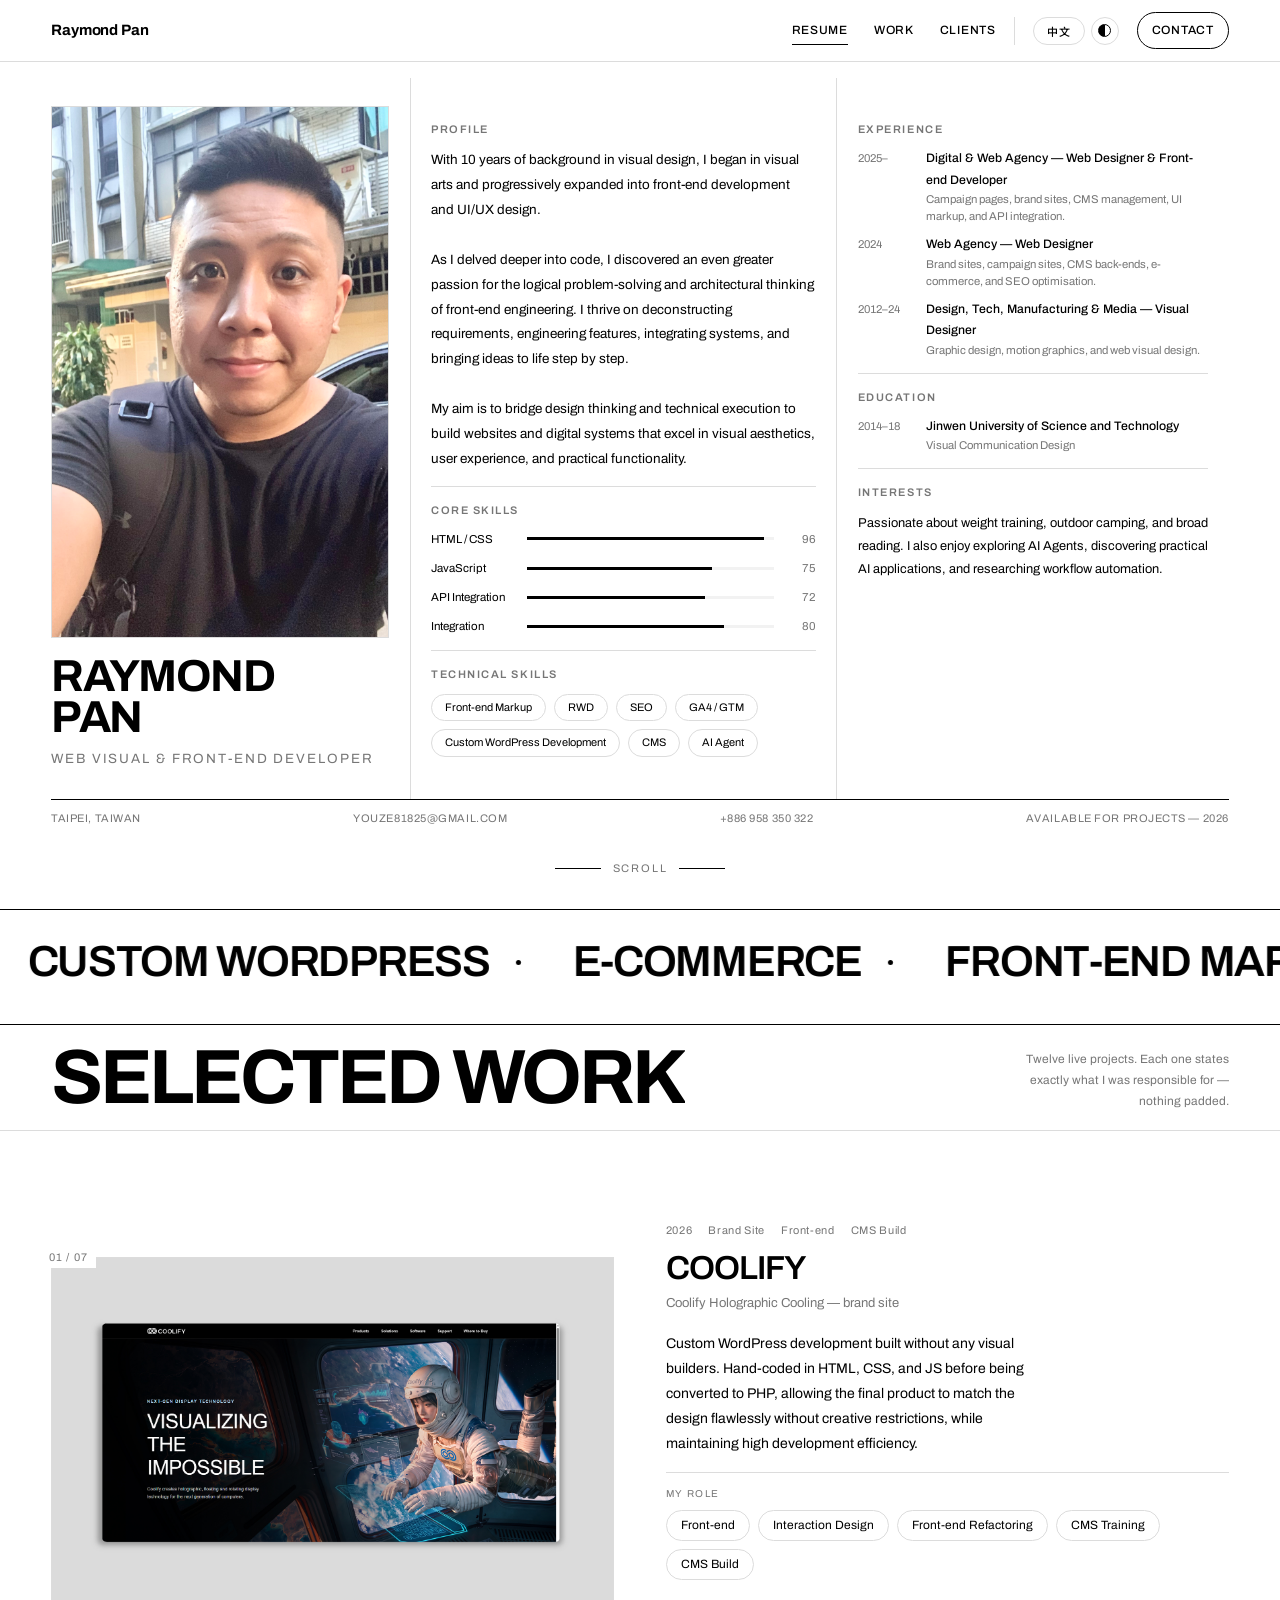
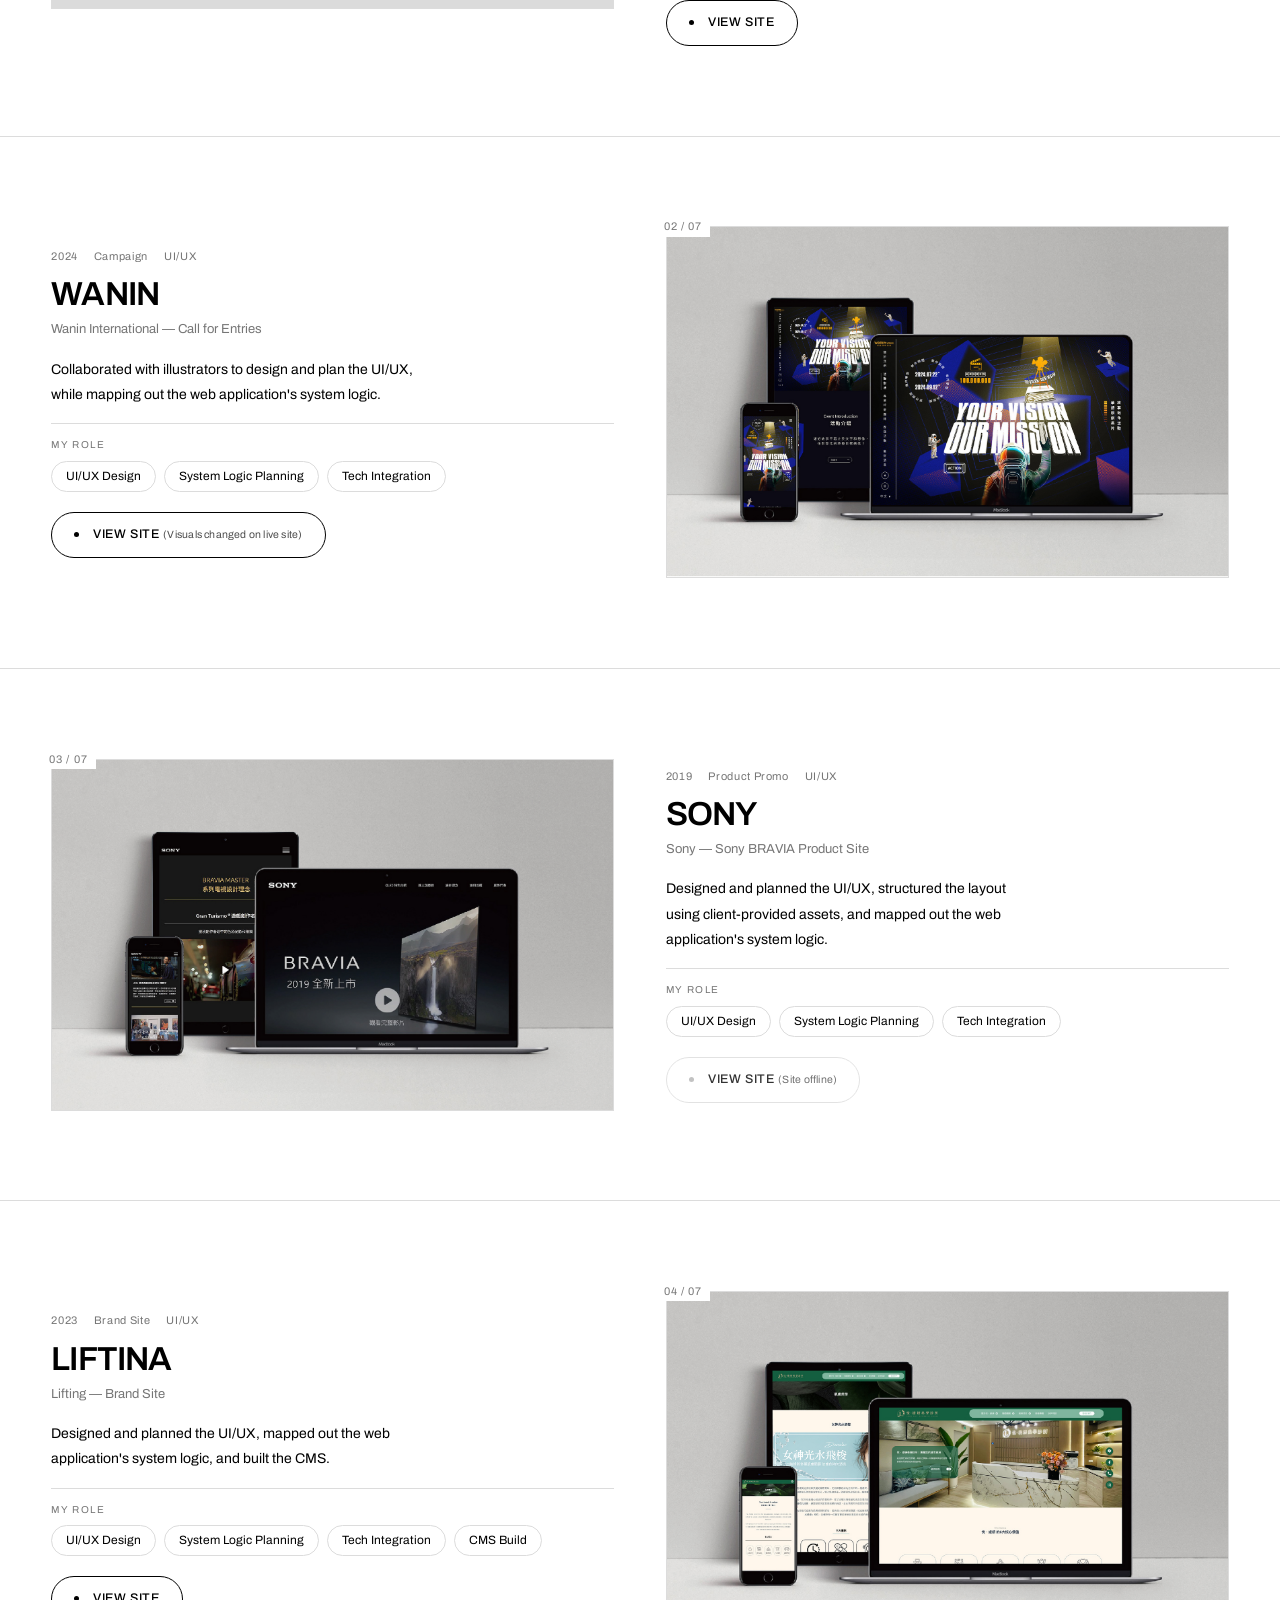
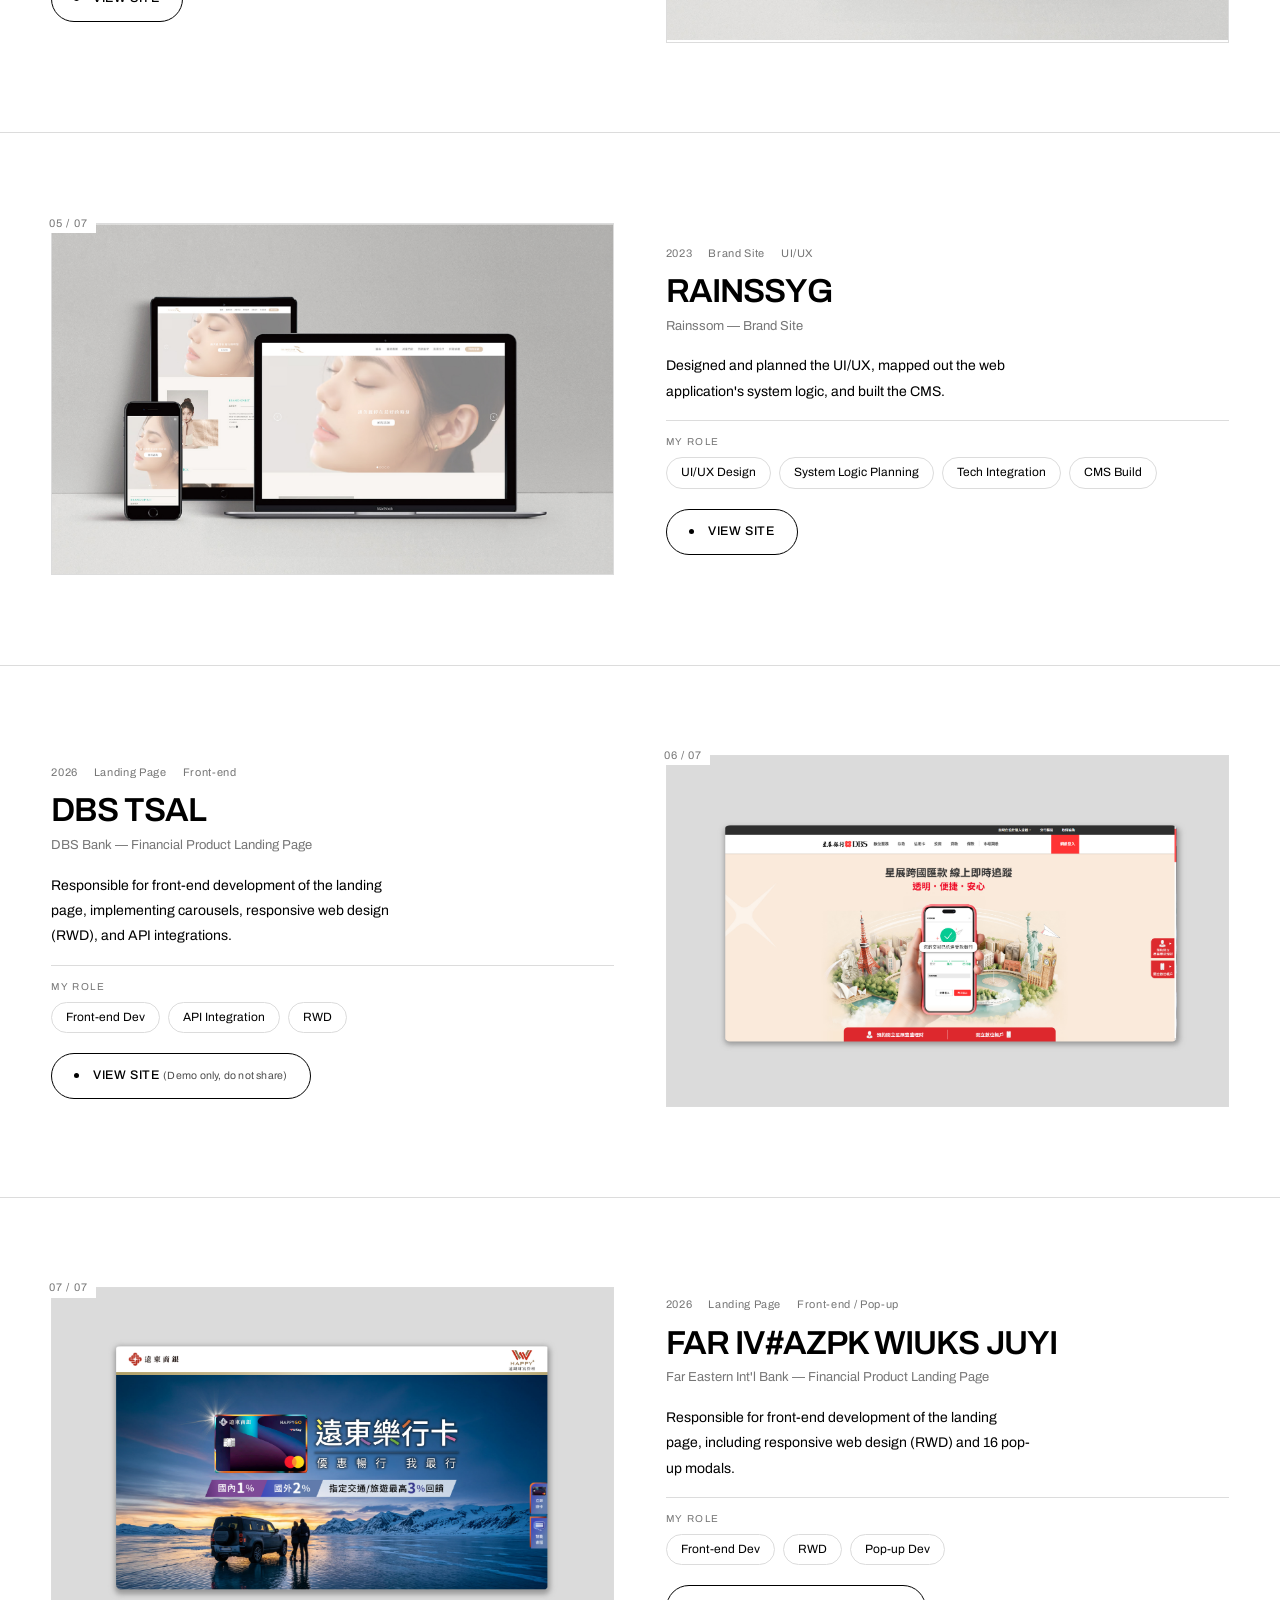
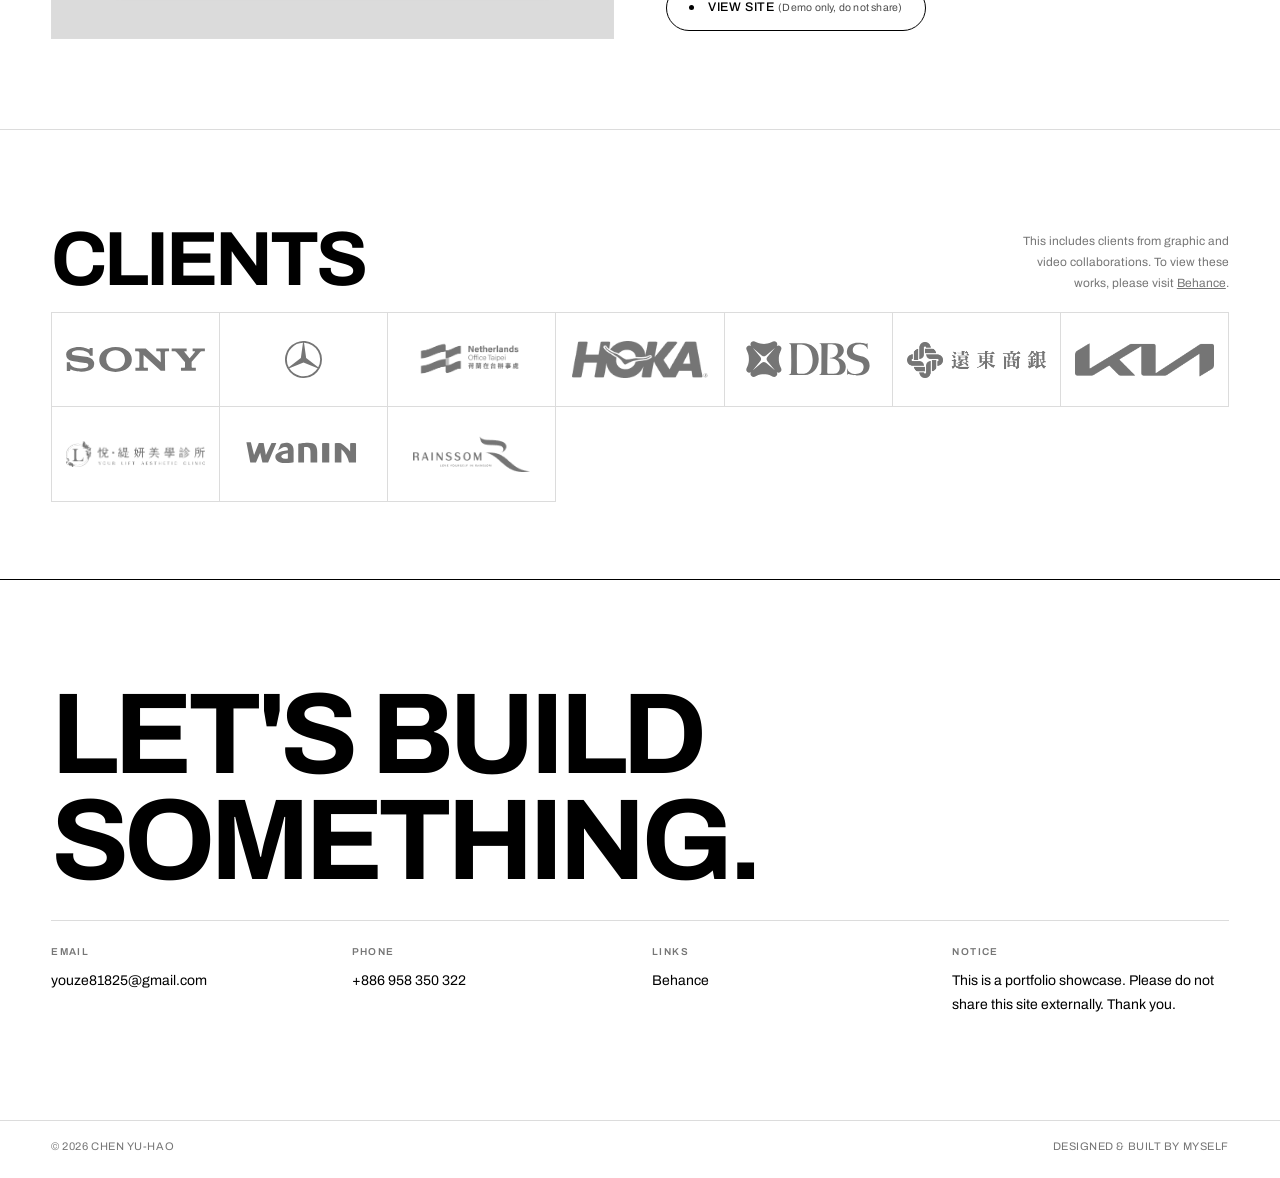
<file: site/index.html>
<!DOCTYPE html>
<html lang="zh-Hant">
<head>
<meta charset="UTF-8">
<meta name="viewport" content="width=device-width, initial-scale=1, viewport-fit=cover">
<title>RAYMOND PAN — 網頁視覺與前端工程師</title>
<meta name="description" content="潘侑澤 Raymond Pan 的個人作品集：網頁視覺設計、前端開發、WordPress 客製化開發。">
<link rel="preconnect" href="https://fonts.googleapis.com">
<link rel="preconnect" href="https://fonts.gstatic.com" crossorigin>
<link href="https://fonts.googleapis.com/css2?family=Archivo:wght@400;500;600;700&family=Noto+Sans+TC:wght@400;500;700&display=swap" rel="stylesheet">
<link rel="stylesheet" href="css/style.css">
<!-- 在畫面繪製前先套用上次的設定，避免閃一下白底或閃一下中文 -->
<script>
try{
  var _t = localStorage.getItem("theme");
  if(_t) document.documentElement.dataset.theme = _t;
  var _l = localStorage.getItem("lang");
  if(_l) document.documentElement.lang = (_l === "en" ? "en" : "zh-Hant");
}catch(e){}
</script>
</head>
<body>

<div class="cursor" aria-hidden="true"></div>
<div class="progress" aria-hidden="true"></div>

<header class="nav">
  <a class="nav__mark en" href="#top"><span>Raymond Pan</span></a>

  <div class="nav__right">
    <nav class="nav__links en" aria-label="主選單">
      <a href="#top">RESUME</a>
      <a href="#work">WORK</a>
      <a href="#clients">CLIENTS</a>
    </nav>

    <div class="switches">
      <button class="sw sw--lang en" id="langBtn" type="button" aria-label="Switch language / 切換語言">
        <span data-lang="zh">EN</span><span data-lang="en">中文</span>
      </button>
      <button class="sw sw--theme" id="themeBtn" type="button" aria-label="Switch colour theme / 切換深淺色" aria-pressed="false">
        <span class="sw__disc" aria-hidden="true"></span>
      </button>
    </div>

    <a class="nav__cta en" href="#contact"><span data-lang="zh">聯絡我</span><span data-lang="en">CONTACT</span></a>
  </div>
</header>

<!-- ======================= HERO 履歷 16:9 ======================= -->
<main id="top" class="hero">
  <section class="sheet" aria-label="履歷表 / Resume">

    <!-- 左欄 -->
    <div class="cell">
      <div class="portrait">
        <img src="img/photo.jpg" alt="潘侑澤 Raymond Pan">
      </div>
      <div class="name">
        <h1 class="en line"><span>RAYMOND<br>PAN</span></h1>
        <div class="han line"><span style="--d:80ms"><span data-lang="zh">潘侑澤 ／ 網頁視覺與前端工程師</span><span data-lang="en">WEB VISUAL &amp; FRONT-END DEVELOPER</span></span></div>
      </div>
    </div>

    <!-- 中欄 -->
    <div class="cell">
      <div class="blk">
        <h2 class="en">PROFILE</h2>
        <p class="zh-lead">
          <span data-lang="zh">擁有 10 年視覺設計經驗，從視覺設計出發，逐步深入前端開發與 UI/UX 設計。<br><br>隨著對程式的深入探索，我發現自己比起視覺設計，更熱愛前端工程所帶來的邏輯思考與問題解決。享受透過程式拆解需求、建構功能、整合系統，並將想法一步步實現的過程。<br><br>期望結合設計思維與前端技術，打造兼具視覺品質、使用體驗與實用性的網站及系統。</span>
          <span data-lang="en">With 10 years of background in visual design, I began in visual arts and progressively expanded into front-end development and UI/UX design.<br><br>As I delved deeper into code, I discovered an even greater passion for the logical problem-solving and architectural thinking of front-end engineering. I thrive on deconstructing requirements, engineering features, integrating systems, and bringing ideas to life step by step.<br><br>My aim is to bridge design thinking and technical execution to build websites and digital systems that excel in visual aesthetics, user experience, and practical functionality.</span>
        </p>
      </div>
      <div class="blk">
        <h2 class="en">CORE SKILLS</h2>
        <div class="bars">
          <div class="bar"><i>HTML / CSS</i><span class="track"><b data-w="96"></b></span><span class="pct">96</span></div>
          <div class="bar"><i>JavaScript</i><span class="track"><b data-w="75"></b></span><span class="pct">75</span></div>
          <div class="bar"><i><span data-lang="zh">API 串接</span><span data-lang="en">API Integration</span></i><span class="track"><b data-w="72"></b></span><span class="pct">72</span></div>
          <div class="bar"><i><span data-lang="zh">系統整合</span><span data-lang="en">Integration</span></i><span class="track"><b data-w="80"></b></span><span class="pct">80</span></div>
        </div>
      </div>
      <div class="blk">
        <h2 class="en">TECHNICAL SKILLS</h2>
        <div class="tags">
          <span><span data-lang="zh">前端切版</span><span data-lang="en">Front-end Markup</span></span>
          <span>RWD</span>
          <span>SEO</span>
          <span>GA4 / GTM</span>
          <span><span data-lang="zh">WordPress 客製化開發</span><span data-lang="en">Custom WordPress Development</span></span>
          <span>CMS</span>
          <span>AI Agent</span>
        </div>
      </div>
    </div>

    <!-- 右欄 -->
    <div class="cell">
      <div class="blk">
        <h2 class="en">EXPERIENCE</h2>
        <div class="rows">
          <div class="row"><time>2025–</time><div>
            <b><span data-lang="zh">廣告公司、網頁公司｜網頁設計暨前端工程師</span><span data-lang="en">Digital &amp; Web Agency — Web Designer &amp; Front-end Developer</span></b>
            <em><span data-lang="zh">廣告網頁、形象網站、活動網站、CMS 後台管理、前端切版、API 串接</span><span data-lang="en">Campaign pages, brand sites, CMS management, UI markup, and API integration.</span></em>
          </div></div>
          <div class="row"><time>2024</time><div>
            <b><span data-lang="zh">網頁公司｜網頁設計師</span><span data-lang="en">Web Agency — Web Designer</span></b>
            <em><span data-lang="zh">形象網站、活動網站、CMS 後台、電商網站、SEO 優化</span><span data-lang="en">Brand sites, campaign sites, CMS back-ends, e-commerce, and SEO optimisation.</span></em>
          </div></div>
          <div class="row"><time>2012–24</time><div>
            <b><span data-lang="zh">設計、科技、製造、電視台｜視覺設計師</span><span data-lang="en">Design, Tech, Manufacturing &amp; Media — Visual Designer</span></b>
            <em><span data-lang="zh">平面、動態、網頁等多元視覺設計</span><span data-lang="en">Graphic design, motion graphics, and web visual design.</span></em>
          </div></div>
        </div>
      </div>
      <div class="blk">
        <h2 class="en">EDUCATION</h2>
        <div class="rows">
          <div class="row"><time>2014–18</time><div>
            <b><span data-lang="zh">景文科技大學</span><span data-lang="en">Jinwen University of Science and Technology</span></b>
            <em><span data-lang="zh">視覺傳達設計</span><span data-lang="en">Visual Communication Design</span></em>
          </div></div>
        </div>
      </div>
      <div class="blk">
        <h2 class="en">INTERESTS</h2>
        <p>
          <span data-lang="zh">熱愛重訓健身、戶外露營與廣泛閱讀。也喜歡探索與研究 AI Agent，發掘 AI 應用與工作流自動化的研究。</span>
          <span data-lang="en">Passionate about weight training, outdoor camping, and broad reading. I also enjoy exploring AI Agents, discovering practical AI applications, and researching workflow automation.</span>
        </p>
      </div>
    </div>

    <div class="sheet__foot">
      <span class="en">TAIPEI, TAIWAN</span>
      <a class="en" href="mailto:youze81825@gmail.com">YOUZE81825@GMAIL.COM</a>
      <a class="en" href="tel:+886958350322"><span data-lang="zh">0958 350 322</span><span data-lang="en">+886 958 350 322</span></a>
      <span class="en">AVAILABLE FOR PROJECTS — 2026</span>
    </div>
  </section>

  <div class="scroll-cue en"><i></i>SCROLL<i></i></div>
</main>

<!-- ======================= 跑馬燈 ======================= -->
<div class="marquee" aria-hidden="true">
  <div class="marquee__track" data-marquee data-speed="0.6">
    <span><span data-lang="zh">系統規劃</span><span data-lang="en">SYSTEM PLANNING</span></span>
    <span><span data-lang="zh">WordPress 客製化開發</span><span data-lang="en">CUSTOM WORDPRESS</span></span>
    <span><span data-lang="zh">電商網站</span><span data-lang="en">E-COMMERCE</span></span>
    <span><span data-lang="zh">前端切版</span><span data-lang="en">FRONT-END MARKUP</span></span>
    <span><span data-lang="zh">API 串接</span><span data-lang="en">API INTEGRATION</span></span>
    <span><span data-lang="zh">SEO 優化</span><span data-lang="en">SEO OPTIMISATION</span></span>
    <span><span data-lang="zh">UI/UX 設計</span><span data-lang="en">UI/UX DESIGN</span></span>
  </div>
</div>

<!-- ======================= WORK ======================= -->
<section id="work">
  <div class="sec-head">
    <h2 class="en line"><span>SELECTED WORK</span></h2>
    <p>
      <span data-lang="zh">12 個上線中的案子。每一個都標明我實際負責的範圍，沒有掛名充數的。</span>
      <span data-lang="en">Twelve live projects. Each one states exactly what I was responsible for — nothing padded.</span>
    </p>
  </div>

  <div class="works">
    <!-- ↓↓↓ 一個 .work 就是一個作品區塊，複製即可增減 ↓↓↓ -->

    <article class="work">
      <div class="work__media">
        <span class="work__idx en">01 / 07</span>
        <div class="shot">
          <img src="img/1-01.jpg" alt="Coolify 品牌官網">
          <div class="shot__curtain"></div>
        </div>
      </div>
      <div class="work__body">
        <div class="work__meta"><span>2026</span><span><span data-lang="zh">品牌官網</span><span data-lang="en">Brand Site</span></span><span><span data-lang="zh">前端開發</span><span data-lang="en">Front-end</span></span><span><span data-lang="zh">CMS 建置</span><span data-lang="en">CMS Build</span></span></div>
        <h3 class="en" data-scramble>COOLIFY</h3>
        <p class="sub"><span data-lang="zh">Coolify 全息散熱｜品牌官網</span><span data-lang="en">Coolify Holographic Cooling — brand site</span></p>
        <p class="desc">
          <span data-lang="zh">WordPress 客製化開發，沒有使用任何 WordPress 的編輯器。純手寫 HTML、CSS、JS，再轉成 PHP 透過外掛上傳至 WordPress，能夠不受限制地跟設計稿幾乎一樣，更有效率地製作好每一頁。</span>
          <span data-lang="en">Custom WordPress development built without any visual builders. Hand-coded in HTML, CSS, and JS before being converted to PHP, allowing the final product to match the design flawlessly without creative restrictions, while maintaining high development efficiency.</span>
        </p>
        <dl class="roles"><dt class="en">MY ROLE</dt><dd>
          <span><span data-lang="zh">前端開發</span><span data-lang="en">Front-end</span></span>
          <span><span data-lang="zh">互動設計</span><span data-lang="en">Interaction Design</span></span>
          <span><span data-lang="zh">前端重構</span><span data-lang="en">Front-end Refactoring</span></span>
          <span><span data-lang="zh">後台教育訓練</span><span data-lang="en">CMS Training</span></span>
          <span><span data-lang="zh">CMS 建置</span><span data-lang="en">CMS Build</span></span>
        </dd></dl>
        <div class="btn-row">
          <a class="btn en" href="https://coolifycool.com/" target="_blank" rel="noopener" data-magnetic><span class="dot"></span>VIEW SITE</a>
        </div>
      </div>
    </article>

    <article class="work">
      <div class="work__media">
        <span class="work__idx en">02 / 07</span>
        <div class="shot">
          <img src="img/1-02.jpg" alt="網銀國際｜徵稿活動推廣">
          <div class="shot__curtain"></div>
        </div>
      </div>
      <div class="work__body">
        <div class="work__meta"><span>2024</span><span><span data-lang="zh">活動宣傳</span><span data-lang="en">Campaign</span></span><span>UI/UX</span></div>
        <h3 class="en" data-scramble>WANIN</h3>
        <p class="sub"><span data-lang="zh">網銀國際｜徵稿活動推廣</span><span data-lang="en">Wanin International — Call for Entries</span></p>
        <p class="desc">
          <span data-lang="zh">與插畫家合作，並設計與規劃 UI/UX，同時負責網頁應用邏輯的系統規劃。</span>
          <span data-lang="en">Collaborated with illustrators to design and plan the UI/UX, while mapping out the web application's system logic.</span>
        </p>
        <dl class="roles"><dt class="en">MY ROLE</dt><dd>
          <span><span data-lang="zh">UI/UX 設計</span><span data-lang="en">UI/UX Design</span></span>
          <span><span data-lang="zh">網頁系統邏輯規劃</span><span data-lang="en">System Logic Planning</span></span>
          <span><span data-lang="zh">工程對接</span><span data-lang="en">Tech Integration</span></span>
        </dd></dl>
        <div class="btn-row">
          <a class="btn en" href="https://vmission.wve.com.tw/%E6%B4%BB%E5%8B%95%E8%BE%A6%E6%B3%95/" target="_blank" rel="noopener" data-magnetic><span class="dot"></span><span>VIEW SITE <small style="font-size:10.5px; font-weight:400; opacity:0.7; letter-spacing:0.02em"><span data-lang="zh">（網頁已更換不同視覺）</span><span data-lang="en">(Visuals changed on live site)</span></small></span></a>
        </div>
      </div>
    </article>

    <article class="work">
      <div class="work__media">
        <span class="work__idx en">03 / 07</span>
        <div class="shot">
          <img src="img/1-06.jpg" alt="Sony BRAVIA 產品網站">
          <div class="shot__curtain"></div>
        </div>
      </div>
      <div class="work__body">
        <div class="work__meta"><span>2019</span><span><span data-lang="zh">商品宣傳</span><span data-lang="en">Product Promo</span></span><span>UI/UX</span></div>
        <h3 class="en" data-scramble>SONY</h3>
        <p class="sub"><span data-lang="zh">Sony | Sony BRAVIA 產品網站</span><span data-lang="en">Sony — Sony BRAVIA Product Site</span></p>
        <p class="desc">
          <span data-lang="zh">設計與規劃 UI/UX，應用客戶提供的素材執行編列，也同時負責網頁應用邏輯的系統規劃。</span>
          <span data-lang="en">Designed and planned the UI/UX, structured the layout using client-provided assets, and mapped out the web application's system logic.</span>
        </p>
        <dl class="roles"><dt class="en">MY ROLE</dt><dd>
          <span><span data-lang="zh">UI/UX 設計</span><span data-lang="en">UI/UX Design</span></span>
          <span><span data-lang="zh">網頁系統邏輯規劃</span><span data-lang="en">System Logic Planning</span></span>
          <span><span data-lang="zh">工程對接</span><span data-lang="en">Tech Integration</span></span>
        </dd></dl>
        <div class="btn-row">
          <a class="btn en" href="javascript:void(0)" style="cursor:default; pointer-events:none; opacity:0.8; border-color:var(--rule)"><span class="dot" style="opacity:0.3"></span><span>VIEW SITE <small style="font-size:10.5px; font-weight:400; opacity:0.7; letter-spacing:0.02em"><span data-lang="zh">（網頁已失連結）</span><span data-lang="en">(Site offline)</span></small></span></a>
        </div>
      </div>
    </article>

    <article class="work">
      <div class="work__media">
        <span class="work__idx en">04 / 07</span>
        <div class="shot">
          <img src="img/1-05.jpg" alt="悅・緹顏 | 品牌網站">
          <div class="shot__curtain"></div>
        </div>
      </div>
      <div class="work__body">
        <div class="work__meta"><span>2023</span><span><span data-lang="zh">官網宣傳</span><span data-lang="en">Brand Site</span></span><span>UI/UX</span></div>
        <h3 class="en" data-scramble>LIFTING</h3>
        <p class="sub"><span data-lang="zh">悅・緹顏｜品牌網站</span><span data-lang="en">Lifting — Brand Site</span></p>
        <p class="desc">
          <span data-lang="zh">設計與規劃 UI/UX，負責網頁應用邏輯的系統規劃，以及 CMS 系統建置。</span>
          <span data-lang="en">Designed and planned the UI/UX, mapped out the web application's system logic, and built the CMS.</span>
        </p>
        <dl class="roles"><dt class="en">MY ROLE</dt><dd>
          <span><span data-lang="zh">UI/UX 設計</span><span data-lang="en">UI/UX Design</span></span>
          <span><span data-lang="zh">網頁系統邏輯規劃</span><span data-lang="en">System Logic Planning</span></span>
          <span><span data-lang="zh">工程對接</span><span data-lang="en">Tech Integration</span></span>
          <span><span data-lang="zh">CMS 建立</span><span data-lang="en">CMS Build</span></span>
        </dd></dl>
        <div class="btn-row">
          <a class="btn en" href="https://www.lifting-clinic.com/" target="_blank" rel="noopener" data-magnetic><span class="dot"></span>VIEW SITE</a>
        </div>
      </div>
    </article>

    <article class="work">
      <div class="work__media">
        <span class="work__idx en">05 / 07</span>
        <div class="shot">
          <img src="img/1-07.jpg" alt="芮恩 | 品牌網站">
          <div class="shot__curtain"></div>
        </div>
      </div>
      <div class="work__body">
        <div class="work__meta"><span>2023</span><span><span data-lang="zh">官網宣傳</span><span data-lang="en">Brand Site</span></span><span>UI/UX</span></div>
        <h3 class="en" data-scramble>RAINSSOM</h3>
        <p class="sub"><span data-lang="zh">芮恩｜品牌網站</span><span data-lang="en">Rainssom — Brand Site</span></p>
        <p class="desc">
          <span data-lang="zh">設計與規劃 UI/UX，負責網頁應用邏輯的系統規劃，以及 CMS 系統建置。</span>
          <span data-lang="en">Designed and planned the UI/UX, mapped out the web application's system logic, and built the CMS.</span>
        </p>
        <dl class="roles"><dt class="en">MY ROLE</dt><dd>
          <span><span data-lang="zh">UI/UX 設計</span><span data-lang="en">UI/UX Design</span></span>
          <span><span data-lang="zh">網頁系統邏輯規劃</span><span data-lang="en">System Logic Planning</span></span>
          <span><span data-lang="zh">工程對接</span><span data-lang="en">Tech Integration</span></span>
          <span><span data-lang="zh">CMS 建立</span><span data-lang="en">CMS Build</span></span>
        </dd></dl>
        <div class="btn-row">
          <a class="btn en" href="https://www.rainssom.com/" target="_blank" rel="noopener" data-magnetic><span class="dot"></span>VIEW SITE</a>
        </div>
      </div>
    </article>

    <article class="work">
      <div class="work__media">
        <span class="work__idx en">06 / 07</span>
        <div class="shot">
          <img src="img/1-03.jpg" alt="星展銀行 | 金融商品頁面宣傳">
          <div class="shot__curtain"></div>
        </div>
      </div>
      <div class="work__body">
        <div class="work__meta"><span>2026</span><span>Landing Page</span><span><span data-lang="zh">前端開發</span><span data-lang="en">Front-end</span></span></div>
        <h3 class="en" data-scramble>DBS BANK</h3>
        <p class="sub"><span data-lang="zh">星展銀行｜金融商品頁面宣傳</span><span data-lang="en">DBS Bank — Financial Product Landing Page</span></p>
        <p class="desc">
          <span data-lang="zh">負責 Landing Page 網頁前端工程切版，並實作輪播功能、RWD 響應式排版以及 API 串接功能開發。</span>
          <span data-lang="en">Responsible for front-end development of the landing page, implementing carousels, responsive web design (RWD), and API integrations.</span>
        </p>
        <dl class="roles"><dt class="en">MY ROLE</dt><dd>
          <span><span data-lang="zh">前端切版</span><span data-lang="en">Front-end Dev</span></span>
          <span><span data-lang="zh">API 串接</span><span data-lang="en">API Integration</span></span>
          <span><span data-lang="zh">響應式設計</span><span data-lang="en">RWD</span></span>
        </dd></dl>
        <div class="btn-row">
          <a class="btn en" href="https://private-1-dusky.vercel.app" target="_blank" rel="noopener" data-magnetic><span class="dot"></span><span>VIEW SITE <small style="font-size:10.5px; font-weight:400; opacity:0.7; letter-spacing:0.02em"><span data-lang="zh">（正式已下架，此為作品展示，勿外傳）</span><span data-lang="en">(Demo only, do not share)</span></small></span></a>
        </div>
      </div>
    </article>

    <article class="work">
      <div class="work__media">
        <span class="work__idx en">07 / 07</span>
        <div class="shot">
          <img src="img/1-04.jpg" alt="遠東商業銀行 | 金融商品頁面宣傳">
          <div class="shot__curtain"></div>
        </div>
      </div>
      <div class="work__body">
        <div class="work__meta"><span>2026</span><span>Landing Page</span><span><span data-lang="zh">前端開發 / Pop-up</span><span data-lang="en">Front-end / Pop-up</span></span></div>
        <h3 class="en" data-scramble>FAR EASTERN INT'L BANK</h3>
        <p class="sub"><span data-lang="zh">遠東商業銀行｜金融商品頁面宣傳</span><span data-lang="en">Far Eastern Int'l Bank — Financial Product Landing Page</span></p>
        <p class="desc">
          <span data-lang="zh">負責 Landing Page 網頁前端工程切版，包含 RWD 響應式排版以及 16 頁 Pop-up 彈出視窗開發。</span>
          <span data-lang="en">Responsible for front-end development of the landing page, including responsive web design (RWD) and 16 pop-up modals.</span>
        </p>
        <dl class="roles"><dt class="en">MY ROLE</dt><dd>
          <span><span data-lang="zh">前端切版</span><span data-lang="en">Front-end Dev</span></span>
          <span><span data-lang="zh">響應式設計</span><span data-lang="en">RWD</span></span>
          <span><span data-lang="zh">Pop-up 開發</span><span data-lang="en">Pop-up Dev</span></span>
        </dd></dl>
        <div class="btn-row">
          <a class="btn en" href="https://www.feib.com.tw/upload/creditcard/HWCard/index.html" target="_blank" rel="noopener" data-magnetic><span class="dot"></span><span>VIEW SITE <small style="font-size:10.5px; font-weight:400; opacity:0.7; letter-spacing:0.02em"><span data-lang="zh">（此為作品展示，勿外傳）</span><span data-lang="en">(Demo only, do not share)</span></small></span></a>
        </div>
      </div>
    </article>

  </div>
</section>

<div class="counter en" aria-hidden="true"><b>01</b> / 07</div>

<!-- ======================= CLIENTS ======================= -->
<section id="clients" class="clients">
  <div class="sec-head sec-head--flush">
    <h2 class="en">CLIENTS</h2>
    <p>
      <span data-lang="zh">此包含平面與影像合作的客戶，如需看作品請點擊 <a href="https://www.behance.net/gallery/172413697/_" target="_blank" rel="noopener" style="text-decoration:underline; color:currentColor;">Behance</a></span>
      <span data-lang="en">This includes clients from graphic and video collaborations. To view these works, please visit <a href="https://www.behance.net/gallery/172413697/_" target="_blank" rel="noopener" style="text-decoration:underline; color:currentColor;">Behance</a>.</span>
    </p>
  </div>
  <div class="logo-grid">
    <div class="logo"><img src="img/logo/Sony_logo.svg" alt="Client Logo"></div>
    <div class="logo"><img src="img/logo/mb-star-white.svg" alt="Client Logo"></div>
    <div class="logo"><img src="img/logo/Netherlands-Office-Taipei-1024x345.png" alt="Client Logo"></div>
    <div class="logo"><img src="img/logo/splashLogo.png" alt="Client Logo"></div>
    <div class="logo"><img src="img/logo/dbs_logo.svg" alt="Client Logo"></div>
    <div class="logo"><img src="img/logo/logo1.png" alt="Client Logo"></div>
    <div class="logo"><img src="img/logo/KIA_logo.png" alt="Client Logo"></div>
    <div class="logo"><img src="img/logo/Group-85963.png" alt="Client Logo"></div>
    <div class="logo"><img src="img/logo/waninlogo.svg" alt="Client Logo"></div>
    <div class="logo"><img src="img/logo/%E5%9C%96%E5%B1%A4_1.png" alt="Client Logo"></div>
  </div>
</section>

<!-- ======================= CONTACT ======================= -->
<section id="contact" class="contact">
  <h2 class="en line"><span>LET'S BUILD<br>SOMETHING.</span></h2>
  <div class="contact__grid">
    <div><h3 class="en">EMAIL</h3><p><a href="mailto:youze81825@gmail.com">youze81825@gmail.com</a></p></div>
    <div><h3 class="en">PHONE</h3><p><a href="tel:+886958350322"><span data-lang="zh">0958 350 322</span><span data-lang="en">+886 958 350 322</span></a></p></div>
    <div><h3 class="en">LINKS</h3><p><a href="https://www.behance.net/gallery/172413697/_" target="_blank" rel="noopener">Behance</a></p></div>
    <div><h3 class="en">NOTICE</h3><p>
      <span data-lang="zh">此為作品展示，請勿將網頁外傳，謝謝。</span>
      <span data-lang="en">This is a portfolio showcase. Please do not share this site externally. Thank you.</span>
    </p></div>
  </div>
</section>

<footer>
  <span class="en">© 2026 CHEN YU-HAO</span>
  <span class="en">DESIGNED &amp; BUILT BY MYSELF</span>
</footer>

<script src="js/main.js"></script>
</body>
</html>
</file>
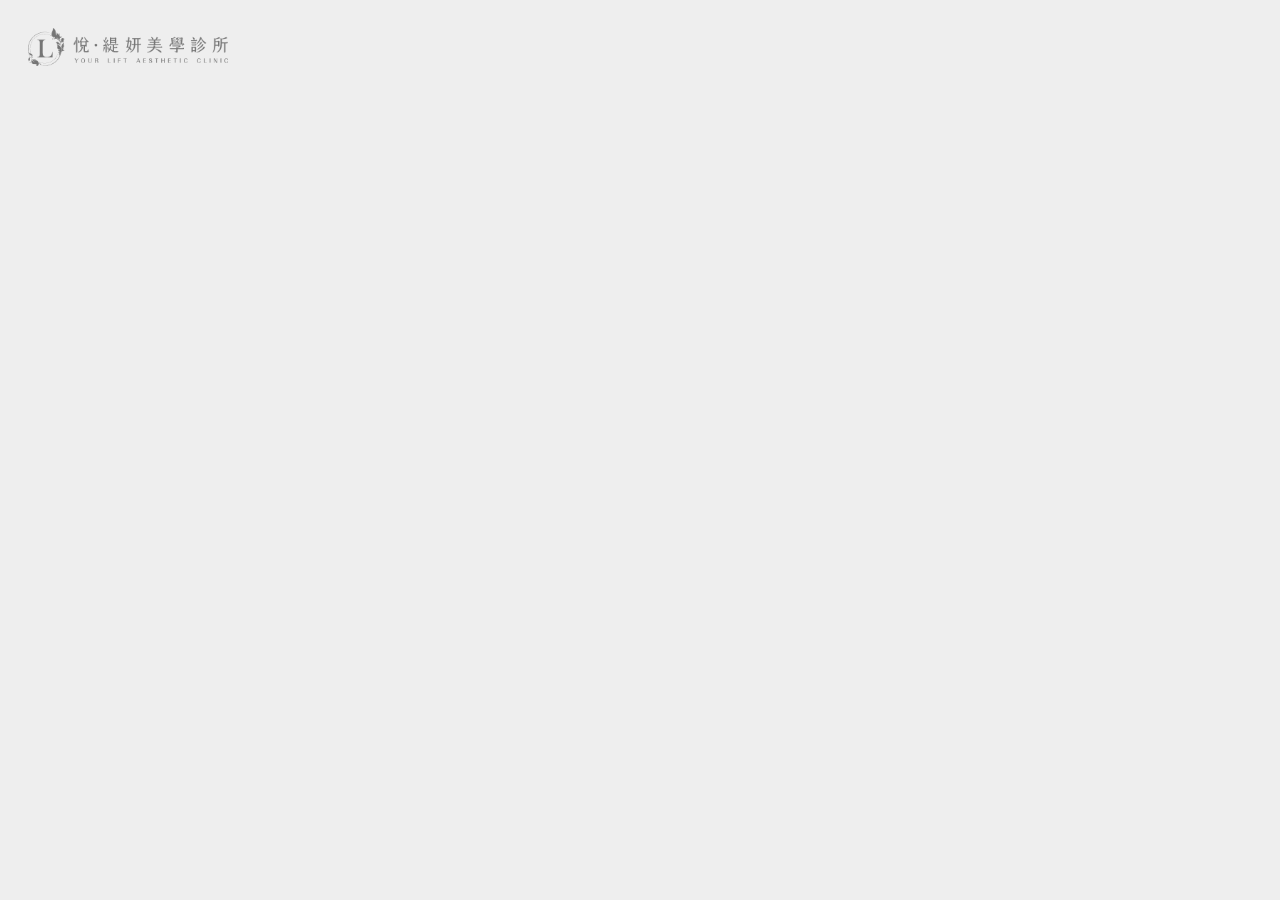
<file: site/test2.html>
<!DOCTYPE html>
<html>
<style>
body { background: #eee; }
.logo { display: inline-block; padding: 20px; }
.logo img {
  width: 200px;
  /* target #767676 */
  filter: brightness(0) invert(46%);
}
.logo:hover img {
  filter: brightness(0) invert(100%);
}
</style>
<body>
<div class="logo"><img src="img/logo/Group-85963.png" alt="Client Logo"></div>
</body>
</html>
</file>
<file: site/css/style.css>
/* ============================================================
   TOKENS
   ============================================================ */
:root{
  --paper:#FFFFFF;
  --ink:#000000;
  --grey:#767676;
  --rule:#DCDCDC;
  --wash:#F2F2F2;

  --sans:"Archivo","Noto Sans TC",system-ui,sans-serif;
  --han:"Noto Sans TC","Archivo",system-ui,sans-serif;

  --gut:clamp(18px,4vw,64px);
  --nav-h:62px;

  box-sizing:border-box;
  padding-top:env(safe-area-inset-top,0px);
  padding-bottom:env(safe-area-inset-bottom,0px);
}
@media (prefers-color-scheme:dark){
  :root:not([data-theme="light"]){
    --paper:#000000; --ink:#FFFFFF; --grey:#8C8C8C; --rule:#2E2E2E; --wash:#101010;
  }
}
:root[data-theme="dark"]{
  --paper:#000000; --ink:#FFFFFF; --grey:#8C8C8C; --rule:#2E2E2E; --wash:#101010;
}
*,*::before,*::after{box-sizing:border-box}
html{ -webkit-text-size-adjust:100%; scroll-behavior:smooth; scroll-padding-top:calc(var(--nav-h) + env(safe-area-inset-top,0px)); }
@media (prefers-reduced-motion:reduce){ html{scroll-behavior:auto} }
body{
  margin:0; background:var(--paper); color:var(--ink);
  font-family:var(--han); font-size:15px; line-height:1.75;
  font-weight:400; -webkit-font-smoothing:antialiased;
  overflow-x:hidden;
}
img{max-width:100%; display:block}
a{color:inherit; text-decoration:none}
:focus-visible{outline:2px solid var(--ink); outline-offset:3px}

.en{font-family:var(--sans); font-feature-settings:"ss01"}
.mono-num{font-family:var(--sans); font-variant-numeric:tabular-nums; letter-spacing:.02em}

/* ============================================================
   NAV
   ============================================================ */
.nav{
  position:fixed; top:env(safe-area-inset-top,0px); left:0; right:0; z-index:60;
  height:var(--nav-h);
  display:flex; align-items:center; justify-content:space-between;
  padding:0 var(--gut);
  background:var(--paper);
  border-bottom:1px solid var(--rule);
}
.nav__mark{font-family:var(--sans); font-weight:700; font-size:15px; letter-spacing:-.01em}
.nav__mark span{display:inline-block; transition:transform .5s cubic-bezier(.2,.8,.2,1)}
.nav:hover .nav__mark span{transform:translateY(-1px)}
.nav__right{display:flex; align-items:center; gap:18px}
.nav__links{display:flex; gap:26px; font-family:var(--sans); font-size:12px; font-weight:500; letter-spacing:.06em}
.nav__links a{position:relative; padding:4px 0}
.nav__links a::after{
  content:""; position:absolute; left:0; bottom:0; width:100%; height:1px; background:currentColor;
  transform:scaleX(0); transform-origin:right; transition:transform .45s cubic-bezier(.2,.8,.2,1);
}
.nav__links a:hover::after,.nav__links a.is-on::after{transform:scaleX(1); transform-origin:left}
@media (max-width:720px){ .nav__links{display:none} }

.nav__cta{
  font-family:var(--sans); font-size:12px; font-weight:500; letter-spacing:.06em;
  border:1px solid var(--ink); padding:7px 14px; border-radius:999px;
  transition:background .3s,color .3s;
}
.nav__cta:hover{background:var(--ink); color:var(--paper)}

/* --- 全站設定：語言 / 深淺色 --- */
.switches{
  display:flex; align-items:center; gap:6px;
  border-left:1px solid var(--rule); padding-left:18px;
}
@media (max-width:720px){ .switches{border-left:none; padding-left:0} }
.sw{
  appearance:none; -webkit-appearance:none; background:none; color:inherit;
  border:1px solid var(--rule); border-radius:999px;
  height:28px; padding:0 11px; cursor:pointer;
  display:inline-flex; align-items:center; justify-content:center;
  font-family:var(--sans); font-size:11px; font-weight:500; letter-spacing:.08em;
  transition:background .3s,color .3s,border-color .3s;
}
.sw:hover{background:var(--ink); color:var(--paper); border-color:var(--ink)}
.sw--lang{min-width:52px}
.sw--theme{width:28px; padding:0}
.sw__disc{
  width:13px; height:13px; border-radius:50%; border:1px solid currentColor;
  background:linear-gradient(90deg,currentColor 0 50%,transparent 50% 100%);
  transition:transform .55s cubic-bezier(.76,0,.24,1);
}
:root[data-theme="dark"] .sw__disc{transform:rotate(180deg)}

/* 語言顯示規則：未選中的語言整段隱藏 */
[data-lang]{display:none!important}
html[lang="zh-Hant"] [data-lang="zh"],
html[lang="en"] [data-lang="en"]{display:revert!important}
html[lang="en"]{--han:"Archivo","Noto Sans TC",system-ui,sans-serif}

.progress{position:fixed; top:calc(var(--nav-h) + env(safe-area-inset-top,0px)); left:0; height:1px; background:var(--ink); width:0; z-index:61}

/* ============================================================
   HERO — 16:9 履歷表
   ============================================================ */
.hero{
  padding:calc(var(--nav-h) + 16px) var(--gut) 0;
  min-height:100svh; display:flex; flex-direction:column; justify-content:center;
}
.sheet{
  --sheet-reserve:160px;   /* 下方預留給 SCROLL 的空間 */
  width:100%;
  max-width:100%;
  margin:0 auto;
  /* 高度至少填滿一個螢幕；內容真的放不下時會自己長高，不會把字切掉 */
  min-height:calc(100svh - var(--nav-h) - var(--sheet-reserve));
  display:grid;
  grid-template-columns:minmax(220px,1.05fr) 1.25fr 1.15fr;
  position:relative;
  overflow:hidden;
  background:var(--paper);
}
.sheet::after{ /* 開場遮幕 */
  content:""; position:absolute; inset:0; background:var(--ink); z-index:9;
  transform-origin:bottom; transform:scaleY(1);
  transition:transform 1.05s cubic-bezier(.76,0,.24,1);
}
.is-ready .sheet::after{transform:scaleY(0)}

.cell{
  padding:clamp(18px,2.2vw,38px) clamp(14px,1.6vw,26px);
  min-width:0; display:flex; flex-direction:column;
}
.cell:first-child{padding-left:0}
.cell:last-of-type{padding-right:0}
.cell + .cell{border-left:1px solid var(--rule)}

/* 左欄：照片 + 名字 */
.portrait{
  flex:1; min-height:0; background:var(--wash); position:relative; overflow:hidden;
  border:1px solid var(--rule);
}
.portrait img{width:100%; height:100%; object-fit:cover;}
.portrait__ph{
  position:absolute; inset:0;
  background-image:repeating-linear-gradient(45deg,var(--rule) 0 1px,transparent 1px 9px);
  display:grid; place-items:center; text-align:center;
  font-family:var(--sans); font-size:11px; letter-spacing:.08em; color:var(--grey);
}
.name{margin:18px 0 0}
.name h1{
  font-family:var(--sans); font-weight:700;
  font-size:clamp(28px,3.5vw,58px); line-height:.92; letter-spacing:-.035em; margin:0;
}
.name .han{font-family:var(--han); font-size:clamp(12px,1.05vw,16px); color:var(--grey); margin-top:9px; letter-spacing:.14em}

/* 中欄 + 右欄 內容 */
.blk{padding:14px 0}
.blk + .blk{border-top:1px solid var(--rule)}
.blk h2{
  font-family:var(--sans); font-size:11px; font-weight:600; letter-spacing:.14em;
  margin:0 0 9px; color:var(--grey);
}
.blk p{margin:0; font-size:clamp(12px,1vw,15px); line-height:1.8}
.blk .zh-lead{font-size:clamp(12.5px,1.05vw,15.5px); line-height:1.85}

.rows{display:flex; flex-direction:column; gap:9px}
.row{display:grid; grid-template-columns:58px 1fr; gap:10px; align-items:baseline; font-size:clamp(11.5px,.96vw,14px)}
.row time{font-family:var(--sans); color:var(--grey); font-variant-numeric:tabular-nums; font-size:.92em}
.row b{font-weight:500}
.row em{font-style:normal; color:var(--grey); display:block; font-size:.92em; line-height:1.5}

.tags{display:flex; flex-wrap:wrap; gap:8px}
.tags > span{
  border:1px solid var(--rule); border-radius:999px; padding:4px 13px;
  font-size:clamp(10.5px,.86vw,12.5px); line-height:1.6; color:var(--ink); white-space:nowrap;
}
.bars{display:flex; flex-direction:column; gap:9px}
.bar{display:grid; grid-template-columns:86px 1fr 32px; gap:10px; align-items:center; font-size:clamp(11px,.9vw,13.5px)}
.bar i{font-style:normal}
.bar .track{height:3px; background:var(--wash); position:relative; overflow:hidden}
.bar .track b{position:absolute; inset:0 auto 0 0; background:var(--ink); width:0; transition:width 1.1s cubic-bezier(.2,.8,.2,1)}
.bar .pct{font-family:var(--sans); color:var(--grey); text-align:right; font-variant-numeric:tabular-nums}

.sheet__foot{
  grid-column:1/-1; border-top:1px solid var(--ink);
  display:flex; align-items:center; justify-content:space-between; gap:16px;
  padding:9px 0 0;
  font-family:var(--sans); font-size:11px; letter-spacing:.05em; color:var(--grey);
  overflow:hidden; white-space:nowrap;
}
.sheet__foot a:hover{color:var(--ink)}

/* 螢幕越小，比例調回方正一點，免得三欄內容被壓到溢出 */
@media (max-width:1400px){ .sheet{--sheet-ratio:2} }
@media (max-width:1150px){ .sheet{--sheet-ratio:1.7} }
@media (max-height:820px){ .sheet{--sheet-reserve:120px} }

/* 手機：解除比例限制，改直向文件 */
@media (max-width:1100px){
  .sheet{aspect-ratio:auto; max-width:none; grid-template-columns:1fr}
  .cell{padding-left:0; padding-right:0}
  .cell + .cell{border-left:none; border-top:1px solid var(--rule)}
  .portrait{aspect-ratio:4/5}
  .sheet__foot{flex-direction:column; align-items:flex-start; gap:4px; white-space:normal}
}

.scroll-cue{
  display:flex; align-items:center; gap:12px; justify-content:center;
  padding:clamp(24px,3.4vh,44px) 0; font-family:var(--sans); font-size:11px; letter-spacing:.16em; color:var(--grey);
}
.scroll-cue i{display:block; width:46px; height:1px; background:var(--rule); position:relative; overflow:hidden}
.scroll-cue i::after{content:""; position:absolute; inset:0; background:var(--ink); animation:sweep 2.2s infinite cubic-bezier(.65,0,.35,1)}
@keyframes sweep{0%{transform:translateX(-100%)}60%,100%{transform:translateX(100%)}}
@media (prefers-reduced-motion:reduce){ .scroll-cue i::after{animation:none} }

/* ============================================================
   SECTION HEAD
   ============================================================ */
.sec-head{
  padding:0 var(--gut); border-top:1px solid var(--ink); margin-top:10px;
  display:flex; align-items:flex-end; justify-content:space-between; gap:20px;
  padding-top:18px; padding-bottom:18px;
}
.sec-head h2{font-family:var(--sans); font-size:clamp(28px,6vw,86px); font-weight:700; letter-spacing:-.04em; line-height:.9; margin:0}
.sec-head p{margin:0; font-size:12px; color:var(--grey); max-width:30ch; text-align:right}
.sec-head--flush{padding-left:0; padding-right:0; border-top:none; margin-top:0}
@media (max-width:640px){ .sec-head{flex-direction:column; align-items:flex-start} .sec-head p{text-align:left} }

/* ============================================================
   WORK
   ============================================================ */
.works{border-top:1px solid var(--rule)}
.work{
  padding:clamp(44px,7vw,110px) var(--gut);
  border-bottom:1px solid var(--rule);
  display:grid; grid-template-columns:1fr 1fr; gap:clamp(22px,4vw,64px); align-items:center;
}
.work:nth-child(even) .work__media{order:2}
.work__media{position:relative}
.shot{
  position:relative; aspect-ratio:16/10; overflow:hidden; background:var(--wash);
  border:1px solid var(--rule);
}
.shot img{width:100%; height:100%; object-fit:cover}
.shot__ph{
  position:absolute; inset:0; display:grid; place-items:center; gap:6px; text-align:center;
  background-image:repeating-linear-gradient(45deg,var(--rule) 0 1px,transparent 1px 10px);
  font-family:var(--sans); font-size:11px; letter-spacing:.1em; color:var(--grey);
}
.shot__curtain{
  position:absolute; inset:0; background:var(--ink); z-index:3;
  transform-origin:right; transform:scaleX(1);
  transition:transform .95s cubic-bezier(.76,0,.24,1);
}
.work.is-in .shot__curtain{transform:scaleX(0)}
.shot img{transform:scale(1.05); transition:transform 1.4s cubic-bezier(.2,.8,.2,1)}
.work.is-in .shot img{transform:scale(1)}

.work__idx{
  position:absolute; top:-9px; left:-2px; z-index:4;
  font-family:var(--sans); font-size:11px; letter-spacing:.1em; color:var(--grey);
  background:var(--paper); padding:0 8px 0 0;
}
.work__body{min-width:0}
.work__meta{display:flex; gap:16px; font-family:var(--sans); font-size:11px; letter-spacing:.06em; color:var(--grey); margin-bottom:12px}
.work h3{
  font-family:var(--sans); font-weight:600; letter-spacing:-.025em;
  font-size:clamp(22px,2.6vw,40px); line-height:1.02; margin:0 0 6px;
}
.work .sub{font-size:13px; color:var(--grey); margin:0 0 16px}
.work p.desc{margin:0 0 16px; font-size:14px; max-width:46ch; line-height:1.8}
.roles{border-top:1px solid var(--rule); padding-top:12px; margin-bottom:20px}
.roles dt{font-family:var(--sans); font-size:10px; letter-spacing:.14em; color:var(--grey); margin-bottom:7px}
.roles dd{margin:0; display:flex; flex-wrap:wrap; gap:8px}
.roles dd > span{
  border:1px solid var(--rule); border-radius:999px; padding:5px 14px;
  font-size:12px; line-height:1.6; white-space:nowrap;
}

.btn{
  display:inline-flex; align-items:center; gap:14px;
  border:1px solid var(--ink); border-radius:999px; padding:11px 22px;
  font-family:var(--sans); font-size:12.5px; font-weight:500; letter-spacing:.05em;
  position:relative; overflow:hidden; isolation:isolate; will-change:transform;
}
.btn::before{
  content:""; position:absolute; inset:0; background:var(--ink); z-index:-1;
  transform:translateY(101%); transition:transform .5s cubic-bezier(.76,0,.24,1);
}
.btn:hover{color:var(--paper)}
.btn:hover::before{transform:translateY(0)}
.btn .dot{width:5px; height:5px; border-radius:50%; background:currentColor}
.btn--ghost{border-color:var(--rule)}
.btn-row{display:flex; flex-wrap:wrap; gap:10px}

@media (max-width:800px){
  .work{grid-template-columns:1fr; gap:22px}
  .work:nth-child(even) .work__media{order:0}
  .work__idx{position:static; display:inline-block; padding:0 0 8px}
}

/* counter 浮標 */
.counter{
  position:fixed; left:var(--gut); bottom:calc(20px + env(safe-area-inset-bottom,0px)); z-index:50;
  font-family:var(--sans); font-size:11px; letter-spacing:.12em; color:var(--grey);
  background:var(--paper); border:1px solid var(--rule); border-radius:999px; padding:6px 13px;
  opacity:0; transform:translateY(8px); transition:opacity .4s,transform .4s; pointer-events:none;
}
.counter.is-on{opacity:1; transform:translateY(0)}
.counter b{color:var(--ink); font-weight:600}

/* ============================================================
   MARQUEE / CLIENTS
   ============================================================ */
.marquee{overflow:hidden; border-top:1px solid var(--ink); padding:14px 0; background:var(--paper)}
.marquee__track{display:flex; width:max-content; gap:0; will-change:transform}
.marquee__track > span{
  font-family:var(--sans); font-size:clamp(20px,3.4vw,44px); font-weight:600; letter-spacing:-.03em;
  padding:0 26px; display:flex; align-items:center; gap:26px; white-space:nowrap;
}
.marquee__track > span::after{content:""; width:5px; height:5px; border-radius:50%; background:var(--ink); flex:none}

.clients{padding:clamp(40px,6vw,86px) var(--gut)}
.logo-grid{
  display:grid; grid-template-columns:repeat(auto-fill,minmax(160px,1fr));
  border-top:1px solid var(--rule); border-left:1px solid var(--rule);
}
.logo{
  border-right:1px solid var(--rule); border-bottom:1px solid var(--rule);
  aspect-ratio:16/9; display:grid; place-items:center; padding:14px;
  font-family:var(--sans); font-weight:600; font-size:14px; letter-spacing:.02em;
  color:var(--grey); transition:color .35s,background .35s;
  text-align:center; line-height:1.2;
}
.logo:hover{color:var(--paper); background:var(--ink)}

/* Light Mode Default (Grey) */
.logo img { max-height:56%; width:auto; object-fit:contain; filter: brightness(0) invert(46%); transition: filter 0.35s; }

/* Light Mode Hover (White logo) */
.logo:hover img { filter: brightness(0) invert(100%); }

/* Dark Mode (System preference) */
@media (prefers-color-scheme:dark){
  :root:not([data-theme="light"]) .logo img { filter: brightness(0) invert(55%); }
  :root:not([data-theme="light"]) .logo:hover img { filter: brightness(0) invert(0%); }
}

/* Dark Mode (Manual override) */
:root[data-theme="dark"] .logo img { filter: brightness(0) invert(55%); }
:root[data-theme="dark"] .logo:hover img { filter: brightness(0) invert(0%); }


/* ============================================================
   CONTACT / FOOTER
   ============================================================ */
.contact{padding:clamp(48px,8vw,120px) var(--gut); border-top:1px solid var(--ink)}
.contact h2{
  font-family:var(--sans); font-weight:700; letter-spacing:-.045em; line-height:.92;
  font-size:clamp(34px,9vw,132px); margin:0 0 26px;
}
.contact__grid{display:grid; grid-template-columns:repeat(auto-fit,minmax(200px,1fr)); gap:24px; border-top:1px solid var(--rule); padding-top:22px}
.contact__grid h3{font-family:var(--sans); font-size:10px; letter-spacing:.14em; color:var(--grey); margin:0 0 8px; font-weight:600}
.contact__grid p{margin:0; font-size:14px}
.contact__grid a:hover{text-decoration:underline; text-underline-offset:4px}
footer{
  padding:16px var(--gut) calc(22px + env(safe-area-inset-bottom,0px));
  border-top:1px solid var(--rule); display:flex; justify-content:space-between; gap:12px;
  font-family:var(--sans); font-size:11px; letter-spacing:.05em; color:var(--grey); flex-wrap:wrap;
}

/* ============================================================
   REVEAL / CURSOR
   ============================================================ */
.line{display:block; overflow:hidden}
.line > *{
  display:block; transform:translateY(112%);
  transition:transform .95s cubic-bezier(.16,1,.3,1);
  transition-delay:var(--d,0ms);
}
.is-ready .line > *,.is-in .line > *{transform:translateY(0)}

.cursor{
  position:fixed; top:0; left:0; z-index:99; pointer-events:none;
  width:10px; height:10px; border-radius:50%; background:var(--ink);
  mix-blend-mode:difference; transform:translate(-50%,-50%);
  transition:width .3s,height .3s; display:none;
}
.cursor.is-big{width:74px; height:74px}
@media (hover:hover) and (pointer:fine){ .cursor{display:block} }

@media (prefers-reduced-motion:reduce){
  .line > *,.sheet::after,.shot__curtain,.shot img{transition:none!important; transform:none!important}
}
</file>
